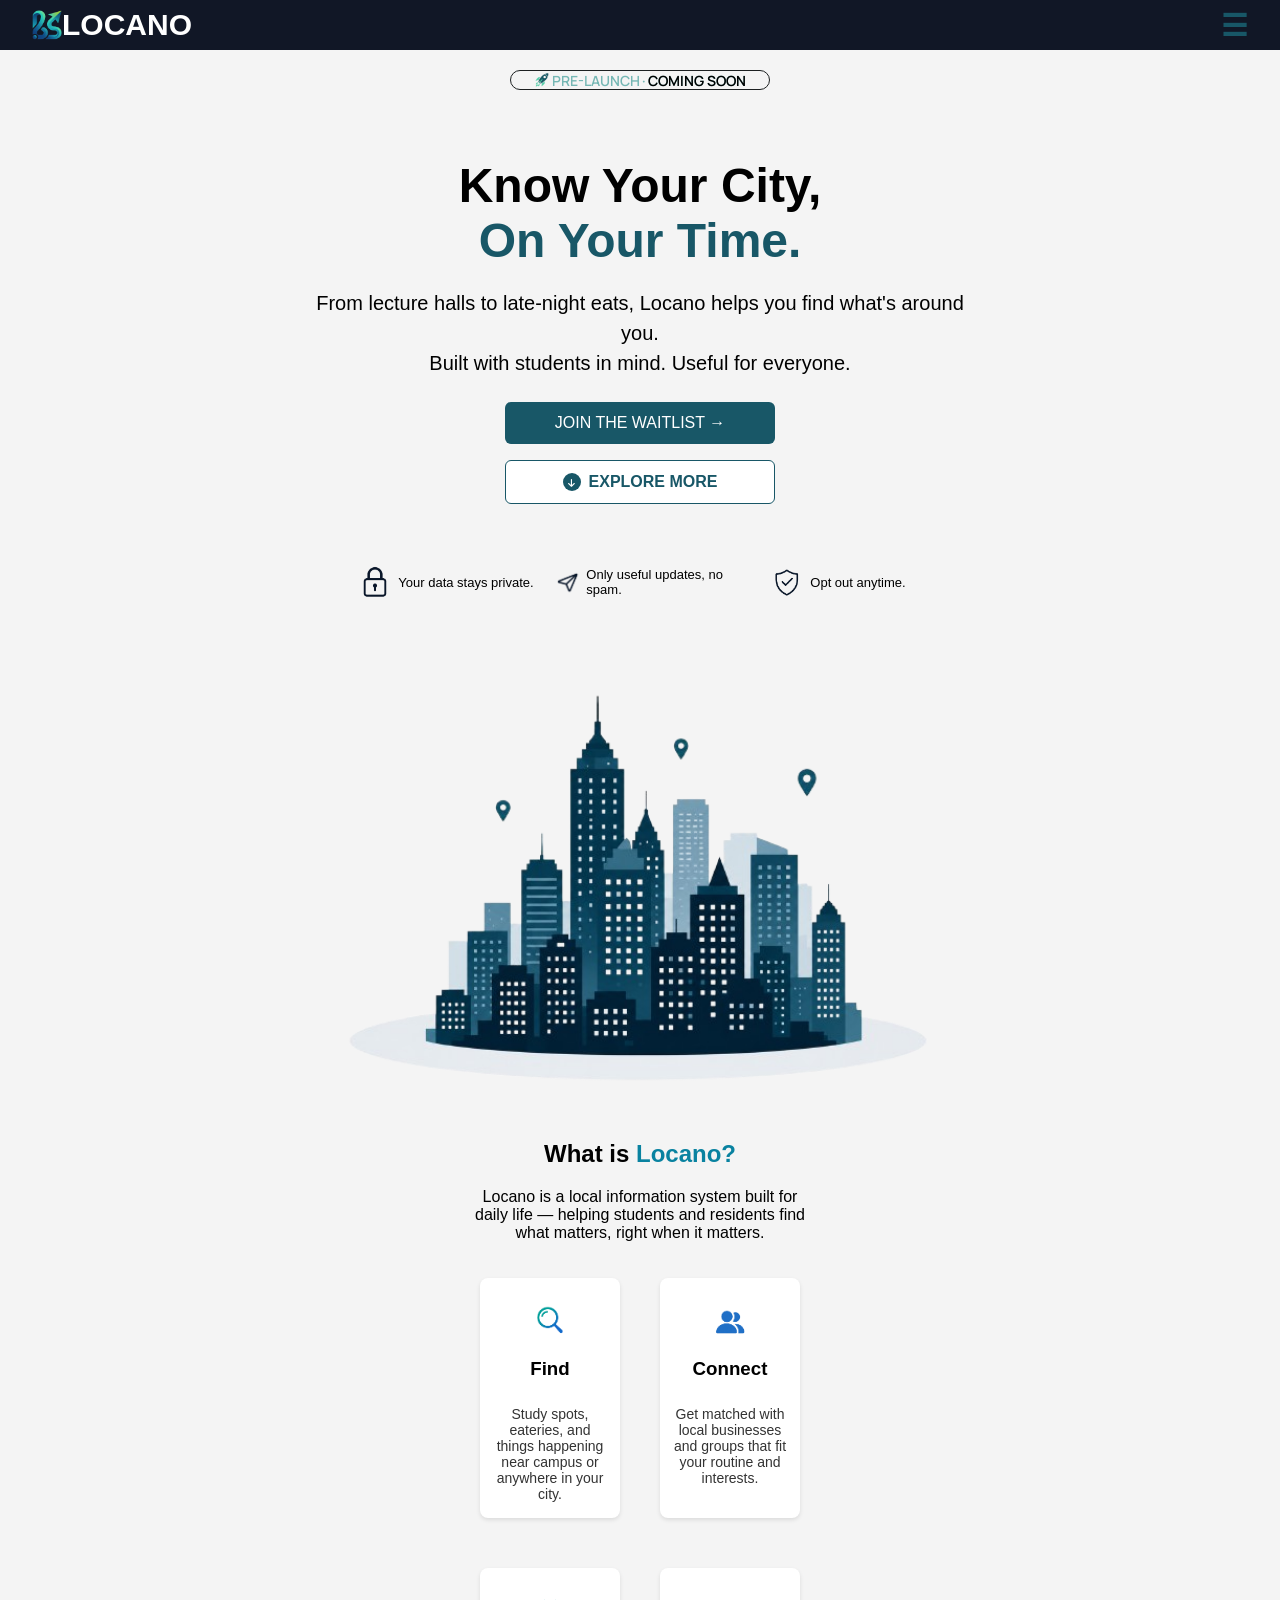
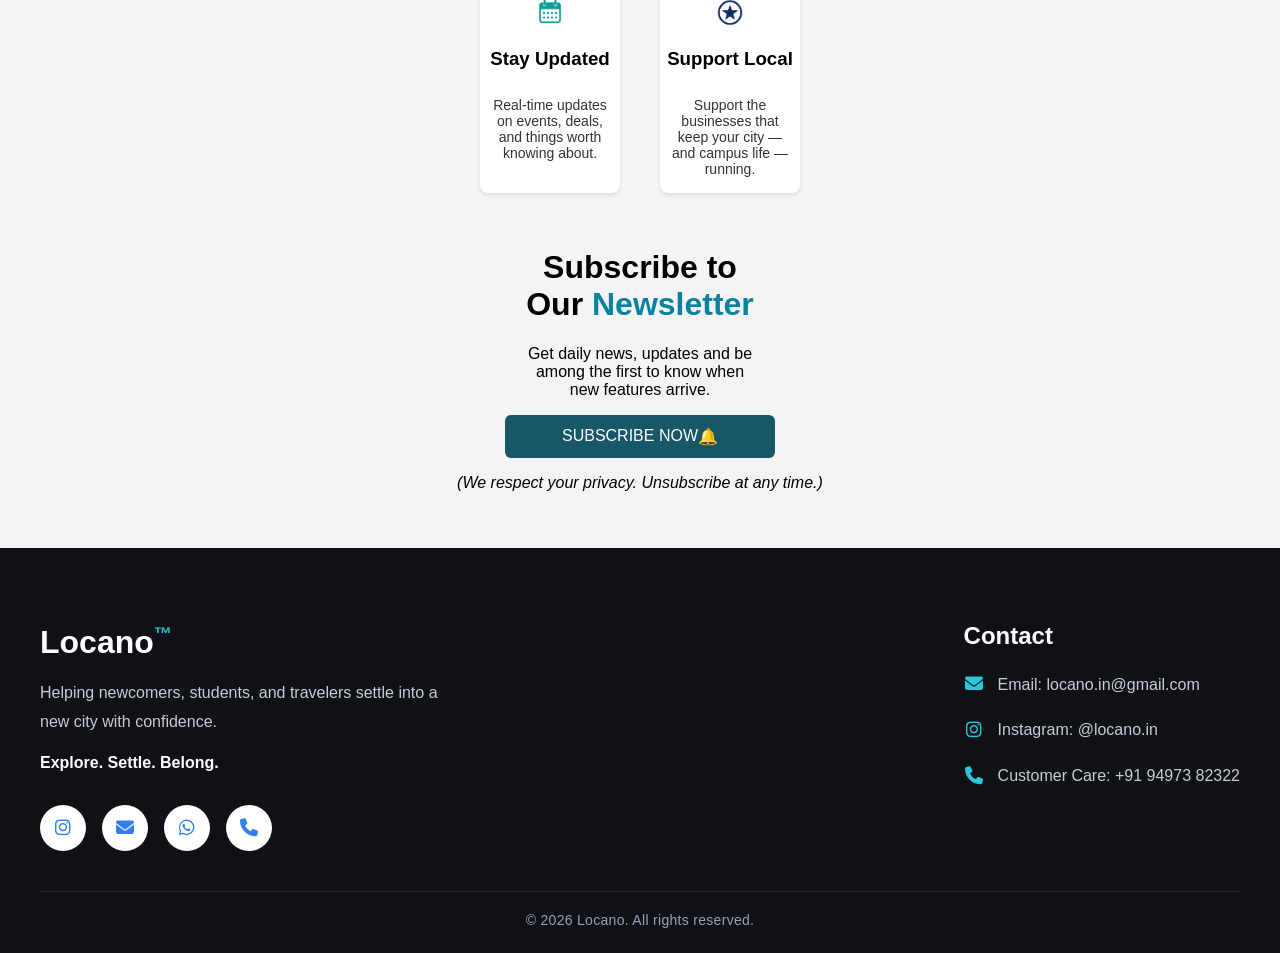
<file: index.html>
<!DOCTYPE html>
<html lang="en">
<head>
    <meta charset="UTF-8">
    <meta name="viewport" content="width=device-width, initial-scale=1.0">
    <title>LOCANO</title>
    <link rel="preconnect" href="https://fonts.googleapis.com">
    <link rel="preconnect" href="https://gstatic.com" crossorigin>
    <link href="https://fonts.googleapis.com/css2?family=Manrope:wght@400;600;700&display=swap" rel="stylesheet">
    <link rel="stylesheet" href="style.css">
    <link rel="stylesheet" href="https://cdnjs.cloudflare.com/ajax/libs/font-awesome/6.6.0/css/all.min.css">
    <style>
    </style>
</head>
<body>

    <header>
        <img src="logo.png" alt="LOCANO Logo" width="30" height="30">
        <h1 style="font-size: 30px;">LOCANO</h1>
        <h1 style="margin-left: auto;font-size: 30px;color:#185767">&#9776;</h1>
    </header>

    <main>

        <div id="oval-bar">
            <img src="rocket.png" alt="Rocket Icon" width="16px" height="auto">
            <p>PRE-LAUNCH </p>
            <p>&middot;</p>
            <p style="color: #000;">COMING SOON</p>
        </div>

        <div id="hero">
            <h1>Know Your City,</h1>
            <h1 style="color: #185767;">On Your Time.</h1>
            <h3>From lecture halls to late-night eats, Locano helps you find what's around you.<br> Built with students in mind. Useful for everyone.</h3>
        </div>

        <a class="action-button action-button-primary" href="subscribe.html" style="display: flex; align-items: center; justify-content: center; margin: 0 auto; padding: 12px 24px; background-color: #185767; color: #fff; border: none; border-radius: 6px; font-size: 16px; width: 270px; text-decoration: none; box-sizing: border-box;">JOIN THE WAITLIST → </a>
        <a class="action-button action-button-secondary" href="#explore-section" style="display: flex; align-items: center; justify-content: center; gap: 8px; margin: 16px auto; padding: 12px 24px; background-color: #fff; color: #185767; border: 1px solid #185767; border-radius: 6px; font-size: 16px; font-weight: 600; width: 270px; text-decoration: none; box-sizing: border-box;"><span style="display: inline-flex; align-items: center; justify-content: center; width: 18px; height: 18px; background-color: #185767; color: #fff; border-radius: 50%; font-size: 9px; box-sizing: border-box;"><i class="fa-solid fa-arrow-down"></i></span> EXPLORE MORE</a>

        <div id="trust-bar-box">

            <div class="trust-bar">
                <div class="trust-bar-icon">
                    <img src="lock.png" alt="Icon 1" style="width: 90%; height: auto;">
                </div>
                <div class="trust-bar-text">
                    <p>Your data stays private.</p>
                </div>
            </div>

            <div class="trust-bar">
                <div class="trust-bar-icon">
                    <img src="share.png" alt="Icon 1" style="width: 90%; height: auto;">
                </div>
                <div class="trust-bar-text">
                    <p>Only useful updates, no spam.</p>
                </div>
            </div>

            <div class="trust-bar">
                <div class="trust-bar-icon">
                    <img src="shield.png" alt="Icon 1" style="width: 90%; height: auto;">
                </div>
                <div class="trust-bar-text">
                    <p>Opt out anytime.</p>
                </div>
            </div>
            
        </div>

        <img src="city-silhouette.png" alt="City Silhouette" style="width: 100%; height: auto;">

        <section id="explore-section" style="scroll-margin-top: 24px;">
            <h1 style="text-align: center;">What is <span style="color: #0982a0;">Locano?</span></h1>

            <p style="text-align: center;">Locano is a local information system built for <br>daily life — helping students and residents find <br>what matters, right when it matters.</p>


            <div class="info-card-box">
        <div class="info-card">
            <img src="search.png" alt="Discover Icon" style="width: 50px; height: auto; margin-top: 20px;">
            <h3 style="margin-top: 10px;">Find</h3>
            <p>Study spots, eateries, and things happening near campus or anywhere in your city.</p>
        </div>
        <div class="info-card">
            <img src="connect.png" alt="Connect Icon" style="width: 50px; height: auto; margin-top: 20px;">
            <h3 style="margin-top: 10px;">Connect</h3>
            <p>Get matched with local businesses and groups that fit your routine and interests.</p>
        </div>
        </div>

        <div class="info-card-box">
        <div class="info-card">
            <img src="calendar.png" alt="Engage Icon" style="width: 50px; height: auto; margin-top: 20px;">
            <h3 style="margin-top: 10px;">Stay Updated</h3>
            <p>Real-time updates on events, deals, and things worth knowing about.</p>
        </div>
        <div class="info-card">
            <img src="vibranium-shield.png" alt="Support Icon" style="width: 50px; height: auto; margin-top: 20px;">
            <h3 style="margin-top: 10px;">Support Local</h3>
            <p>Support the businesses that keep your city — and campus life — running.</p>
        </div>
        </div>
        </section>

        <div id="newsletter">
            <h1 style="text-align: center;">Subscribe to<br> Our <span style="color: #0982a0;">Newsletter</span></h1>
            <p style="text-align: center;">Get daily news, updates and be<br>among the first to know when <br>new features arrive.</p>
            <a class="action-button action-button-primary" href="subscribe.html" style="display: flex; align-items: center; justify-content: center; margin: 0 auto; padding: 12px 24px; background-color: #185767; color: #fff; border: none; border-radius: 6px; font-size: 16px; width: 270px; text-decoration: none; box-sizing: border-box;">SUBSCRIBE NOW <span style="color:aliceblue;">&#128276;</span> </a>
            <p style="font-style:italic; text-align: center;">(We respect your privacy. Unsubscribe at any time.)</p>
        </div>

    </main>

    <footer class="footer">
    <div class="footer-container">

        <!-- Left Section -->
        <div class="footer-brand">
            <h2>Locano<span>™</span></h2>

            <p>
                Helping newcomers, students, and travelers settle into a new city
                with confidence.
            </p>

            <p class="tagline">
                Explore. Settle. Belong.
            </p>

            <div class="social-icons">
                <a href="https://instagram.com/locano.in" target="_blank" rel="noopener noreferrer">
                    <i class="fa-brands fa-instagram"></i>
                </a>

                <a href="mailto:locano.in@gmail.com">
                    <i class="fa-solid fa-envelope"></i>
                </a>

                <a href="https://wa.me/+919497382322" target="_blank" rel="noopener noreferrer">
                    <i class="fa-brands fa-whatsapp"></i>
                </a>

                <a href="tel:+91 94973 82322">
                    <i class="fa-solid fa-phone"></i>
                </a>
            </div>
        </div>

        <!-- Contact Section -->
        <div class="footer-contact">

            <h3>Contact</h3>

            <div class="contact-item">
                <i class="fa-solid fa-envelope"></i>
                <span>Email: locano.in@gmail.com</span>
            </div>

            <div class="contact-item">
                <i class="fa-brands fa-instagram"></i>
                <span>Instagram: @locano.in</span>
            </div>

            <div class="contact-item">
                <i class="fa-solid fa-phone"></i>
                <span>Customer Care: +91 94973 82322</span>
            </div>

        </div>

    </div>

    <hr>

    <div class="footer-bottom">
        © 2026 Locano. All rights reserved.
    </div>
</footer>

    <script>
    
    
    

(() => {
  document.documentElement.style.visibility = "hidden";

  window.addEventListener("load", () => {
    document.documentElement.style.visibility = "visible";
  });
})();

</script>
</body>
</html>
</file>
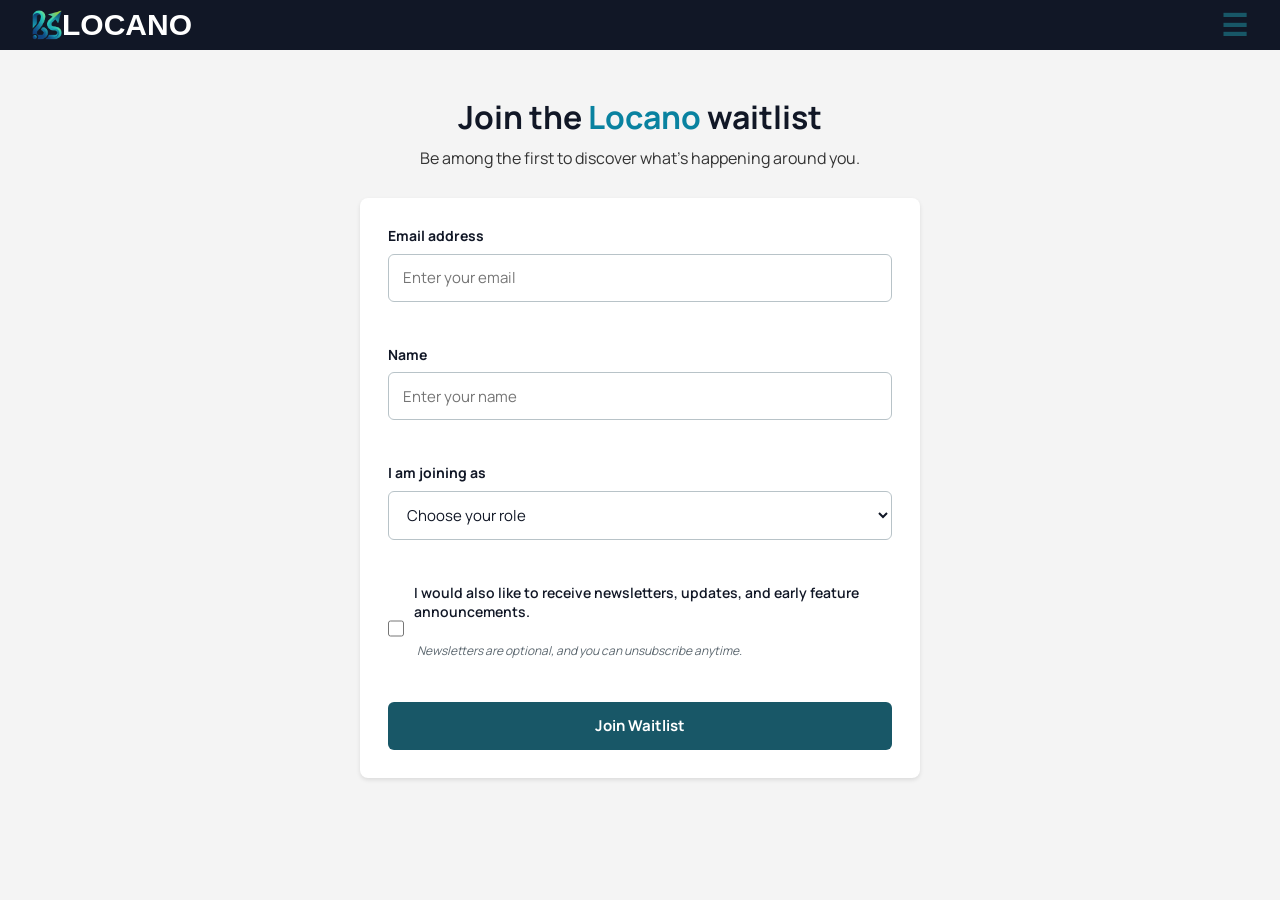
<file: subscribe.html>
<!DOCTYPE html>
<html lang="en">
<head>
    <meta charset="UTF-8">
    <meta name="viewport" content="width=device-width, initial-scale=1.0">
    <title>Join the Locano Waitlist</title>
    <link rel="preconnect" href="https://fonts.googleapis.com">
    <link rel="preconnect" href="https://gstatic.com" crossorigin>
    <link href="https://fonts.googleapis.com/css2?family=Manrope:wght@400;600;700&display=swap" rel="stylesheet">
    <link rel="stylesheet" href="style.css">
    <link rel="stylesheet" href="https://cdnjs.cloudflare.com/ajax/libs/font-awesome/6.6.0/css/all.min.css">
    <style>
        .signup-page {
            min-height: calc(100vh - 82px);
            padding: 48px 20px 72px;
            display: flex;
            justify-content: center;
            box-sizing: border-box;
        }

        .signup-shell {
            width: min(100%, 560px);
            animation: pageReveal 0.7s ease both;
        }

        .signup-intro { text-align: center; margin-bottom: 26px; }
        .signup-intro h2 { margin: 0 0 10px; color: #111726; font: 700 32px/1.2 Manrope, Arial, sans-serif; }
        .signup-intro h2 span { color: #0982a0; }
        .signup-intro p { margin: 0; color: #333; font: 400 16px/1.6 Manrope, Arial, sans-serif; }

        .form-card, .success-card {
            background: #fff;
            border-radius: 8px;
            box-shadow: 0 2px 4px rgba(0, 0, 0, 0.1);
            padding: 28px;
        }

        .field { margin-bottom: 20px; }
        label { display: block; margin-bottom: 8px; color: #111726; font: 700 14px/1.4 Manrope, Arial, sans-serif; }
        input, select {
            width: 100%;
            min-height: 48px;
            box-sizing: border-box;
            border: 1px solid #b8c3c8;
            border-radius: 6px;
            background: #fff;
            color: #111726;
            padding: 12px 14px;
            font: 400 15px Manrope, Arial, sans-serif;
            transition: border-color 0.2s ease, box-shadow 0.2s ease;
        }
        input:focus, select:focus { outline: 3px solid rgba(9, 130, 160, 0.18); border-color: #0982a0; }
        input[aria-invalid="true"], select[aria-invalid="true"] { border-color: #b42318; }
        .error { min-height: 18px; margin: 5px 0 0; color: #b42318; font: 400 12px/1.4 Manrope, Arial, sans-serif; }
        .hidden { display: none; }

        .checkbox-row { display: flex; align-items: flex-start; gap: 10px; margin: 8px 0 4px; }
        .checkbox-row input { width: 19px; min-height: 19px; margin: 1px 0 0; accent-color: #185767; }
        .checkbox-row label { margin: 0; font-weight: 600; cursor: pointer; }
        .helper { margin: 0 0 24px 29px; color: #5d6870; font: italic 12px/1.5 Manrope, Arial, sans-serif; }

        .submit-button, .home-button {
            width: 100%;
            min-height: 48px;
            border: 0;
            border-radius: 6px;
            background: #185767;
            color: #fff;
            cursor: pointer;
            font: 700 15px Manrope, Arial, sans-serif;
            transition: transform 0.2s ease, background-color 0.2s ease, opacity 0.2s ease;
        }
        .submit-button:hover:not(:disabled), .home-button:hover { background: #124450; transform: translateY(-2px); }
        .submit-button:active:not(:disabled), .home-button:active { transform: translateY(1px); }
        .submit-button:disabled { cursor: not-allowed; opacity: 0.5; }
        .submit-button.loading { position: relative; color: transparent; }
        .submit-button.loading::after { content: ""; position: absolute; width: 18px; height: 18px; left: calc(50% - 9px); top: calc(50% - 9px); border: 2px solid rgba(255,255,255,.45); border-top-color: #fff; border-radius: 50%; animation: spin 0.8s linear infinite; }
        .success-card { text-align: center; animation: successReveal 0.45s ease both; }
        .success-mark { width: 52px; height: 52px; margin: 0 auto 16px; display: grid; place-items: center; border-radius: 50%; background: #d9f2ed; color: #185767; font-size: 26px; }
        .success-card h2 { margin: 0 0 10px; color: #111726; font: 700 25px Manrope, Arial, sans-serif; }
        .success-card p { margin: 0 auto 24px; color: #333; font: 400 15px/1.6 Manrope, Arial, sans-serif; }

        @keyframes pageReveal { from { opacity: 0; transform: translateY(12px); } to { opacity: 1; transform: translateY(0); } }
        @keyframes successReveal { from { opacity: 0; transform: scale(0.97); } to { opacity: 1; transform: scale(1); } }
        @keyframes spin { to { transform: rotate(360deg); } }
        @media (max-width: 480px) {
            .signup-page { padding: 34px 16px 56px; }
            .signup-intro h2 { font-size: 28px; }
            .form-card, .success-card { padding: 22px 18px; }
        }

    </style>
</head>
<body>

    <header>
        <img src="logo.png" alt="LOCANO Logo" width="30" height="30">
        <h1 style="font-size: 30px;">LOCANO</h1>
        <h1 style="margin-left: auto;font-size: 30px;color:#185767">&#9776;</h1>
    </header>


    <main class="signup-page">
        <section class="signup-shell" aria-labelledby="signup-title">
            <div class="signup-intro">
                <h2 id="signup-title">Join the <span>Locano</span> waitlist</h2>
                <p>Be among the first to discover what's happening around you.</p>
            </div>

            <form class="form-card" id="waitlist-form" novalidate>
                <div class="field">
                    <label for="email">Email address</label>
                    <input id="email" name="email" type="email" placeholder="Enter your email" autocomplete="email" required aria-describedby="email-error">
                    <p class="error" id="email-error" role="alert"></p>
                </div>

                <div class="field">
                    <label for="name">Name</label>
                    <input id="name" name="name" type="text" placeholder="Enter your name" autocomplete="name" required aria-describedby="name-error">
                    <p class="error" id="name-error" role="alert"></p>
                </div>

                <div class="field">
                    <label for="role">I am joining as</label>
                    <select id="role" name="role" required aria-describedby="role-error">
                        <option value="">Choose your role</option>
                        <option>Student</option>
                        <option>Business Owner (owns or runs a business)</option>
                        <option value="Other">Other</option>
                    </select>
                    <p class="error" id="role-error" role="alert"></p>
                </div>

                <div class="field hidden" id="other-role-field">
                    <label for="other-role">Tell us your role</label>
                    <input id="other-role" name="otherRole" type="text" placeholder="Your role" aria-describedby="other-role-error">
                    <p class="error" id="other-role-error" role="alert"></p>
                </div>

                <div class="checkbox-row">
                    <input id="newsletter" name="newsletter" type="checkbox">
                    <label for="newsletter">I would also like to receive newsletters, updates, and early feature announcements.</label>
                </div>
                <p class="helper">Newsletters are optional, and you can unsubscribe anytime.</p>
                <p class="error" id="form-error" role="alert"></p>

                <button class="submit-button" id="submit-button" type="submit">Join Waitlist</button>
            </form>

            <section class="success-card hidden" id="success-card" aria-live="polite" tabindex="-1">
                <div class="success-mark" aria-hidden="true">&#10003;</div>
                <h2>You're on the waitlist!</h2>
                <p>Thank you for joining! We'll notify you as soon as early access becomes available.</p>
                <p class="hidden" id="newsletter-confirmation">You've also subscribed to our newsletter.</p>
                <a class="home-button" href="index.html" style="display: grid; place-items: center; box-sizing: border-box; text-decoration: none;">Return to Home</a>
            </section>
        </section>
    </main>
    <script>
        const form = document.getElementById("waitlist-form");
        const email = document.getElementById("email");
        const name = document.getElementById("name");
        const role = document.getElementById("role");
        const otherRoleField = document.getElementById("other-role-field");
        const otherRole = document.getElementById("other-role");
        const newsletter = document.getElementById("newsletter");
        const submitButton = document.getElementById("submit-button");
        const successCard = document.getElementById("success-card");
        const newsletterConfirmation = document.getElementById("newsletter-confirmation");
        const formError = document.getElementById("form-error");

        const googleFormUrl = "https://docs.google.com/forms/d/e/1FAIpQLSepuCalClwTJgBw9wM0XsnV6Bqo2jpABoPmyENT1a-LRmO6uQ/formResponse";
        const sheetId = "1oh18M3nz6IEJ6IR75euZzdbZ9AI2llUDa_92e12cnaY";
        const sheetDataUrl = `https://docs.google.com/spreadsheets/d/${sheetId}/gviz/tq?tqx=out:json`;

        async function checkDuplicateEmail(value) {
            const normalizedEmail = value.trim().toLowerCase();

            try {
                const response = await fetch(sheetDataUrl);
                if (!response.ok) throw new Error(`Sheet request failed: ${response.status}`);

                const responseText = await response.text();
                // The gviz endpoint returns JSONP like `/*O_o*/\ngoogle.visualization.Query.setResponse({...});`.
                // Remove the wrapper (the first 47 characters and final `);`) before parsing the JSON object.
                const data = JSON.parse(responseText.substring(47, responseText.length - 2));
                const emailColumnIndex = data.table.cols.findIndex((column) => (
                    (column.label || "").trim().toLowerCase() === "email"
                ));

                if (emailColumnIndex === -1) {
                    throw new Error("No column with the header Email was found");
                }

                return data.table.rows.some((row) => (
                    (row.c[emailColumnIndex]?.v || "").toString().trim().toLowerCase() === normalizedEmail
                ));
            } catch (error) {
                console.warn("Could not check the waitlist for a duplicate email. Allowing submission to proceed.", error);
                return false;
            }
        }

        function setError(input, message) {
            const error = document.getElementById(`${input.id}-error`);
            error.textContent = message;
            input.setAttribute("aria-invalid", message ? "true" : "false");
        }

        function validate(showMessages = false) {
            const emailValid = /^[^\s@]+@[^\s@]+\.[^\s@]+$/.test(email.value.trim());
            const nameValid = name.value.trim().length > 0;
            const roleValid = role.value !== "";
            const otherValid = role.value !== "Other" || otherRole.value.trim().length > 0;

            if (showMessages) {
                setError(email, email.value.trim() ? (emailValid ? "" : "Please enter a valid email.") : "Email is required.");
                setError(name, nameValid ? "" : "Name is required.");
                setError(role, roleValid ? "" : "Please choose your role.");
                setError(otherRole, otherValid ? "" : "Please tell us your role.");
            }
            return emailValid && nameValid && roleValid && otherValid;
        }

        [email, name, role, otherRole].forEach((input) => input.addEventListener("input", () => validate(true)));
        role.addEventListener("change", () => {
            const isOther = role.value === "Other";
            otherRoleField.classList.toggle("hidden", !isOther);
            otherRole.required = isOther;
            if (!isOther) setError(otherRole, "");
            validate(true);
        });

        form.addEventListener("submit", async (event) => {
            event.preventDefault();
            formError.textContent = "";
            if (!validate(true)) return;
            submitButton.disabled = true;
            submitButton.classList.add("loading");
            submitButton.textContent = "Checking...";

            if (await checkDuplicateEmail(email.value)) {
                setError(email, "This email is already registered.");
                submitButton.disabled = false;
                submitButton.classList.remove("loading");
                submitButton.textContent = "Join Waitlist";
                return;
            }

            const formData = new FormData();
            // Google Forms mapping: email -> Email question.
            formData.set("entry.2133812534", email.value.trim());
            // Google Forms mapping: name -> Name question.
            formData.set("entry.1281654931", name.value.trim());
            // Google Forms mapping: role -> Student/Role question.
            formData.set("entry.751763456", role.value === "Other" ? otherRole.value.trim() : role.value);
            // Google Forms mapping: newsletter -> Newsletter/waitlist subscription question.
            formData.set("entry.1764008777", newsletter.checked ? "Yes" : "No");

            try {
                await fetch(googleFormUrl, {
                    method: "POST",
                    mode: "no-cors",
                    body: formData
                });
                form.classList.add("hidden");
                newsletterConfirmation.classList.toggle("hidden", !newsletter.checked);
                successCard.classList.remove("hidden");
                successCard.focus();
                form.reset();
            } catch (error) {
                formError.textContent = "We couldn't submit your response. Please check your connection and try again.";
                submitButton.disabled = false;
            } finally {
                submitButton.classList.remove("loading");
                submitButton.textContent = "Join Waitlist";
            }
        });

        validate();
    </script>
</body>
</html>
</file>
<file: style.css>
*,
        *::before,
        *::after {
            box-sizing: border-box;
        }

        html {
            margin: 0;
            padding: 0;
            width: 100%;
            min-height: 100%;
            scroll-behavior: smooth;
        }

        body {
            margin: 0;
            padding: 0;
            width: 100%;
            min-height: 100%;
        }

        body {
            font-family: Arial, sans-serif;
            background-color: #f4f4f4;
            overflow-x: hidden;
        }

        img {
            display: block;
            max-width: 100%;
        }

        form {
            margin: 0;
        }

        button,
        input,
        select,
        textarea {
            font: inherit;
        }

        button,
        select,
        a {
            -webkit-tap-highlight-color: transparent;
        }

        button {
            cursor: pointer;
        }

        button:disabled {
            cursor: not-allowed;
        }

        main {
            margin: 0;
            padding: 0;
        }
        header {
            background-color: #111726;
            height: 50px;
            color: #fff;
            padding: 1rem;
            text-align: center;
            display: flex;
            align-items: center;
        }
        #oval-bar {
            width: 260px;
            height: 20px;
            border: 1px solid #1c2021;
            border-radius: 10px;
            margin: 20px auto;
            margin-inline: auto;
            display: flex;
            text-align: center;
            justify-content: center;
            align-items: center;
            color:transparent;
            text-shadow: 0 0 0 #75B7B4;
            gap: 2px;
        } 
        #oval-bar p{
            margin: 0;
            font-family:'Manrope', sans-serif;
            font-size: 14px; 
            font-weight: 600;
        }
        #hero {
            text-align: left;
            padding: 10px 24px 32px;
            max-width: 480px;
            margin: 0 auto;
        }

        #hero h1 {
            font-size: 32px;
            line-height: 1.15;
            font-weight: 800;
            margin: 0;
            text-align: center;
        }

        #hero h3 {
            font-weight: 500;
            font-size: 16px;
            line-height: 1.5;
            color: #000000;
            margin: 16px 0 0;
        }
        #trust-bar-box {
            width: 90%;
            height: 100px;
            display: flex;
            justify-content: center;
            align-items: center;
            gap: 7px;
            margin: 20px auto;
        }
        .trust-bar {
            width: 100px;
            height: 90px;
            display: flex;
            flex-direction: row;
            align-items: center;
            gap: 2px;
        }
        .trust-bar-icon {
            width: 42px;
            height: 80px;
            display: flex;
            justify-content: center;
            align-items: center;
        }
        .trust-bar-text {
            width: 53px;
            height: 80px;
            font-size: 12px;
            display: flex;
            align-items: center;
            text-align: left;
        }
        .info-card-box {
            display: flex;
            flex-direction: row;
            justify-content: center;
            gap: 5px;
            margin: 10px auto;
        }
        .info-card {
            width: 140px;
            min-height: 175px;
            height: auto;
            background-color: #fff;
            border-radius: 8px;
            box-shadow: 0 2px 4px rgba(0, 0, 0, 0.1);
            margin: 20px auto;
            display: flex;
            flex-direction: column;
            align-items: center;
        }
        .info-card p{
            font-size: 14px;
            text-align: center;
            padding: 0 12px;
            margin: 8px 0 16px;
            color: #333333;
        }
        .info-card:hover{
            transform:translateY(-10px) scale(1.03);
        }

        .action-button {
            transition: transform 0.2s ease, background-color 0.2s ease, color 0.2s ease, box-shadow 0.2s ease;
        }

        .action-button:hover {
            transform: translateY(-2px);
            box-shadow: 0 5px 12px rgba(24, 87, 103, 0.2);
        }

        .action-button:active {
            transform: translateY(1px);
            box-shadow: none;
        }

        .action-button:focus-visible {
            outline: 3px solid rgba(9, 130, 160, 0.3);
            outline-offset: 3px;
        }

        .action-button-primary:hover {
            background-color: #124450 !important;
        }

        .action-button-secondary:hover {
            background-color: #185767 !important;
            color: #fff !important;
        }
        
        /* ===========================
   FOOTER
=========================== */

.footer {
    background: #0F1117;
    color: #ffffff;
    padding: 50px 40px 25px;
    margin: 0;
    width: 100vw;
    max-width: none;
    box-sizing: border-box;
}

.footer-container {
    display: flex;
    justify-content: space-between;
    align-items: flex-start;
    gap: 80px;
    flex-wrap: wrap;
}

.footer-brand {
    flex: 1;
    min-width: 280px;
}

.footer-brand h2 {
    font-size: 32px;
    font-weight: 700;
    margin-bottom: 18px;
}

.footer-brand span {
    font-size: 18px;
    vertical-align: top;
    color: #28C7D9;
}

.footer-brand p {
    color: #C7CDD4;
    line-height: 1.8;
    max-width: 430px;
    margin-bottom: 10px;
}

.tagline {
    color: #ffffff !important;
    font-weight: 600;
    margin-top: 12px;
}

.social-icons {
    display: flex;
    gap: 16px;
    margin-top: 28px;
}

.social-icons a {
    width: 46px;
    height: 46px;
    border-radius: 50%;
    background: #ffffff;
    color: #2F80ED;
    display: flex;
    justify-content: center;
    align-items: center;
    text-decoration: none;
    font-size: 18px;
    transition: 0.3s ease;
}

.social-icons a:hover {
    transform: translateY(-4px);
    background: #28C7D9;
    color: #FFFFFF;
}

/* ===========================
   CONTACT
=========================== */

.footer-contact {
    min-width: 260px;
}

.footer-contact h3 {
    font-size: 24px;
    margin-bottom: 22px;
}

.contact-item {
    display: flex;
    align-items: center;
    gap: 14px;
    color: #C7CDD4;
    margin-bottom: 20px;
    line-height: 1.6;
}

.contact-item i {
    width: 20px;
    text-align: center;
    color: #28C7D9;
    font-size: 18px;
}

/* ===========================
   BOTTOM
=========================== */

.footer hr {
    border: none;
    height: 1px;
    background: #232B36;
    margin: 40px 0 20px;
}

.footer-bottom {
    text-align: center;
    color: #98A2B3;
    font-size: 14px;
    letter-spacing: 0.3px;
}

/* ===========================
   MOBILE
=========================== */

@media (max-width: 768px) {

    .footer {
        padding: 35px 24px;
    }

    .footer-container {
        flex-direction: column;
        gap: 35px;
    }

    .footer-brand h2 {
        font-size: 28px;
    }

    .footer-brand p {
        max-width: 100%;
    }

    .social-icons {
        justify-content: flex-start;
        flex-wrap: wrap;
    }

    .social-icons a {
        width: 44px;
        height: 44px;
    }

    .footer-contact {
        width: 100%;
    }

    .footer-contact h3 {
        margin-bottom: 18px;
    }

    .footer-bottom {
        font-size: 13px;
    }
}

@media (min-width: 769px) {
    main {
        max-width: 1200px;
        margin: 0 auto;
        padding: 0 24px 40px;
    }

    header {
        padding: 1rem 2rem;
    }

    #hero {
        max-width: 760px;
        padding: 48px 24px 24px;
    }

    #hero h1 {
        font-size: 48px;
    }

    #hero h3 {
        font-size: 20px;
        text-align: center;
        max-width: 680px;
        margin: 20px auto 0;
    }

    #trust-bar-box {
        width: min(100%, 780px);
        flex-wrap: wrap;
        gap: 16px;
        margin: 28px auto 32px;
    }

    .trust-bar {
        width: 180px;
        justify-content: center;
    }

    .trust-bar-text {
        width: auto;
        height: auto;
        font-size: 13px;
    }

    img[alt="City Silhouette"] {
        display: block !important;
        width: min(100%, 600px) !important;
        max-width: 600px !important;
        height: auto !important;
        margin: 0 auto !important;
    }

    .info-card-box {
        max-width: 900px;
        margin: 10px auto;
        gap: 20px;
    }

    .info-card {
        margin: 20px 10px;
    }

    #newsletter {
        max-width: 760px;
        margin: 36px auto 0;
    }
}
</file>
